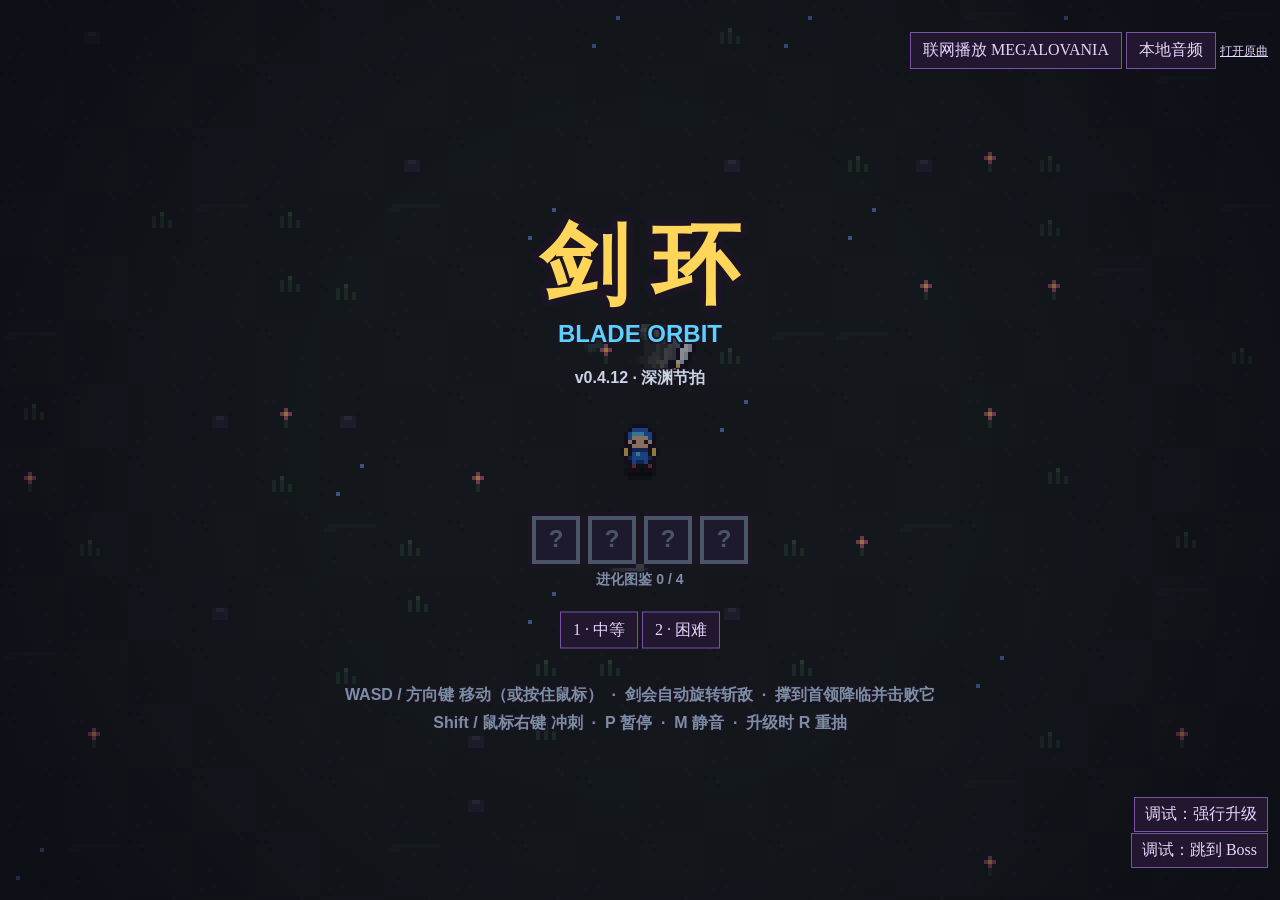
<file: blade-orbit-ByCC/index.html>
<!DOCTYPE html>
<html lang="zh">
<head>
<meta charset="utf-8">
<meta name="viewport" content="width=device-width,initial-scale=1">
<title>剑环 · Blade Orbit v0.4.12</title>
<style>
html,body{margin:0;height:100%;background:#0d0e14;overflow:hidden;user-select:none}
canvas{display:block;image-rendering:pixelated;image-rendering:crisp-edges}
#debug-boss,#debug-level{position:fixed;right:12px;bottom:32px;padding:6px 10px;border:1px solid #7852a8;background:#21172f;color:#e8d4ff;font:inherit;cursor:pointer}
#debug-level{bottom:68px}
#difficulty{position:fixed;left:50%;top:70%;transform:translate(-50%,-50%);white-space:nowrap}
#difficulty button,#boss-music button{padding:7px 12px;border:1px solid #7852a8;background:#21172f;color:#e8d4ff;font:inherit;cursor:pointer}
#boss-music{position:fixed;right:12px;top:32px;text-align:right}
#online-panel{position:fixed;right:12px;bottom:76px;width:min(300px,calc(100vw - 24px));background:#21172f;text-align:right}
#online-player{display:block;width:100%;height:86px;border:0}
#online-panel a,#boss-music a{color:#e8d4ff;font-size:12px}
</style>
</head>
<body>
<canvas id="c"></canvas>
<div id="difficulty" aria-label="选择难度">
  <button id="normal" type="button">1 · 中等</button>
  <button id="hard" type="button">2 · 困难</button>
</div>
<div id="boss-music">
  <button id="online-music" type="button">联网播放 MEGALOVANIA</button>
  <button id="music-picker" type="button">本地音频</button>
  <a href="https://soundcloud.com/tobyfox-music/megalovania" target="_blank" rel="noopener noreferrer">打开原曲</a>
</div>
<div id="online-panel" hidden>
  <iframe id="online-player" title="MEGALOVANIA · SoundCloud" allow="autoplay"></iframe>
  <a href="https://soundcloud.com/tobyfox-music/megalovania" target="_blank" rel="noopener noreferrer">播放器没声音？打开原曲</a>
</div>
<input id="boss-track" type="file" accept="audio/*,.mp3,.ogg,.wav" hidden>
<button id="debug-level" type="button">调试：强行升级</button>
<button id="debug-boss" type="button">调试：跳到 Boss</button>
<script src="sprites.js"></script>
<script src="audio.js"></script>
<script src="game.js"></script>
</body>
</html>
</file>
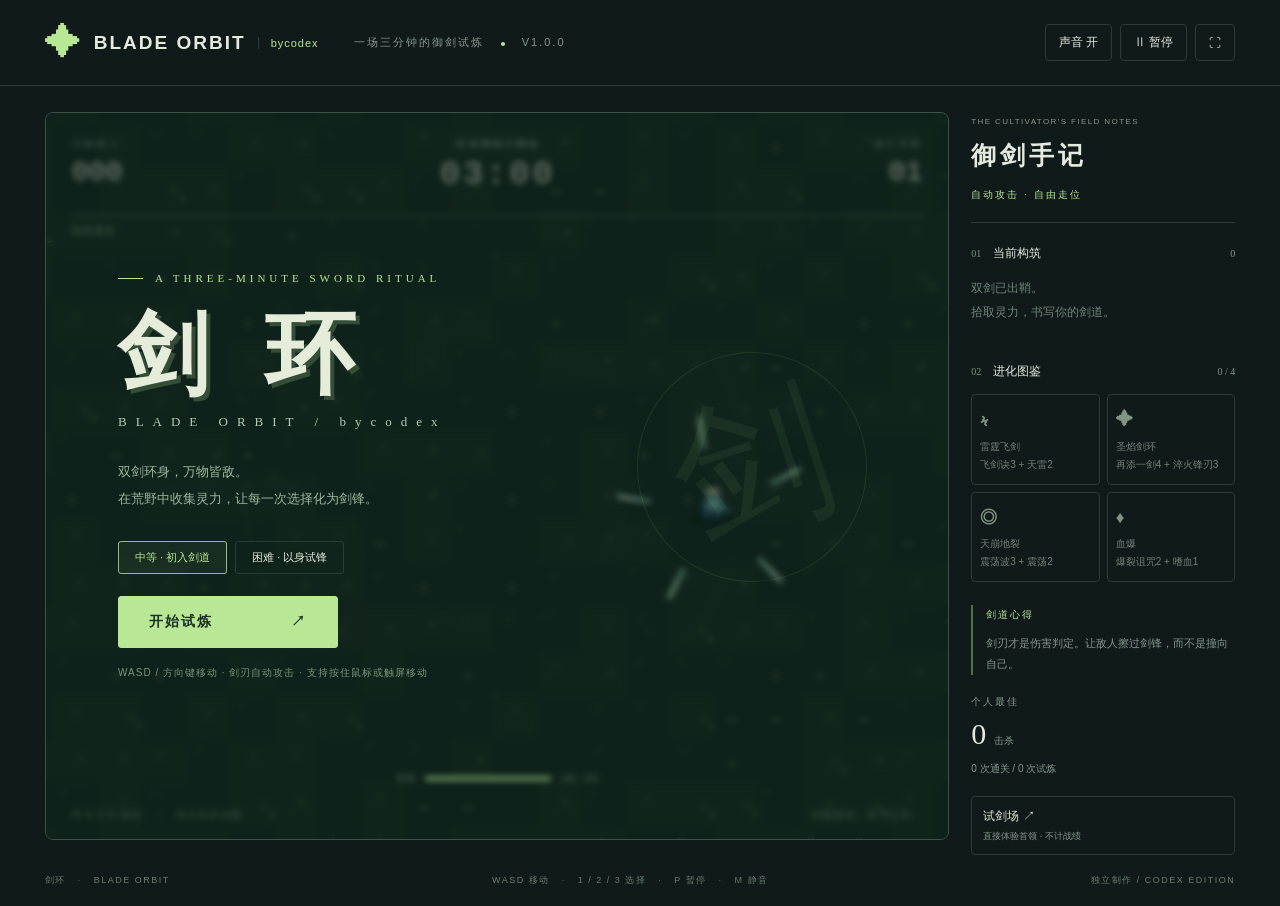
<file: blade-orbit-bycodex/index.html>
<!doctype html>
<html lang="zh-CN">
<head><meta charset="utf-8"><meta name="viewport" content="width=device-width,initial-scale=1"><meta name="theme-color" content="#101b1c"><title>剑环 · Blade Orbit bycodex</title><link rel="stylesheet" href="style.css"></head>
<body>
<header><a class="brand" href="./index.html"><span class="brandmark">✦</span> BLADE ORBIT <small>bycodex</small></a><div class="edition">一场三分钟的御剑试炼 <i></i> V1.0.0</div><nav><button id="sound" title="M · 开关声音">声音 开</button><button id="pause" title="P / Esc · 暂停">Ⅱ 暂停</button><button id="full" title="全屏">⛶</button></nav></header>
<main><section id="arena"><canvas id="game" aria-label="剑环游戏场地"></canvas><div class="grain"></div>
<div id="hud"><div class="hudtop"><div><span class="label">击败敌人</span><b id="kills">000</b></div><div class="clock"><span id="stage">距深渊领主降临</span><strong id="time">03:00</strong></div><div class="level"><span class="label">修行等级</span><b id="level">01</b></div></div><div class="xp"><div id="xpfill"></div></div><div class="below"><span id="xptext">0 / 6 灵力</span><span id="combo"></span></div><div id="bossbar" hidden><span id="bossname"></span><div><i id="bossfill"></i></div></div><div id="notice"></div><div class="health"><span>生命</span><div><i id="hpfill"></i></div><b id="hptext">100 / 100</b></div><div class="arenafoot"><span>W A S D 移动 <em>／</em> 按住鼠标追随</span><span>剑随身动，攻守之间。</span></div></div>
<div id="overlay" class="overlay"></div><div id="toast"></div></section>
<aside><div class="sidehead"><span class="label">THE CULTIVATOR'S FIELD NOTES</span><h2>御剑手记</h2><span class="sidebadge">自动攻击 · 自由走位</span></div><div class="sectiontitle"><span>01</span> 当前构筑 <b id="buildcount">0</b></div><div id="build" class="build"><div class="empty">双剑已出鞘。<br>拾取灵力，书写你的剑道。</div></div><div class="sectiontitle"><span>02</span> 进化图鉴 <b id="discovery">0 / 4</b></div><div id="codex"></div><div class="tip"><span>剑道心得</span><p id="tip">剑刃才是伤害判定。让敌人擦过剑锋，而不是撞向自己。</p></div><div class="record"><span class="label">个人最佳</span><strong id="record">0 <small>击杀</small></strong><span id="wins">0 次通关 / 0 次试炼</span></div><button id="practice" class="practice">试剑场 ↗ <small>直接体验首领 · 不计战绩</small></button></aside></main>
<footer><span>剑环 <em>·</em> BLADE ORBIT</span><span>WASD 移动 <em>·</em> 1 / 2 / 3 选择 <em>·</em> P 暂停 <em>·</em> M 静音</span><span>独立制作 / CODEX EDITION</span></footer>
<script src="game.js"></script></body></html>
</file>
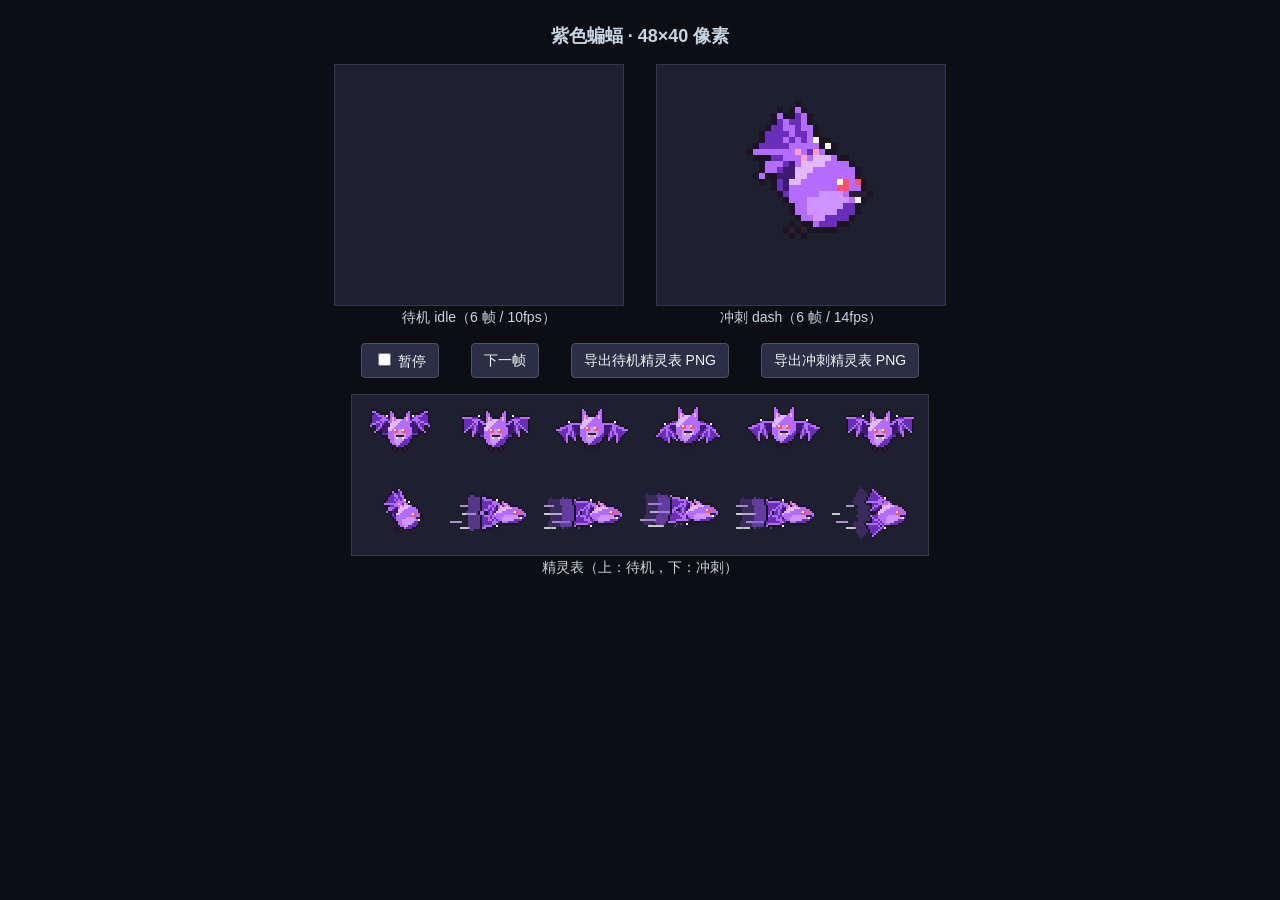
<file: blade-orbit-ByCC/bat_preview.html>
<!DOCTYPE html>
<html lang="zh">
<head>
<meta charset="utf-8">
<title>紫色蝙蝠动画预览</title>
<style>
body{margin:0;background:#0d0e14;color:#c7d4e1;font:14px sans-serif;display:flex;flex-direction:column;align-items:center;gap:16px;padding:24px}
.row{display:flex;gap:32px;flex-wrap:wrap;justify-content:center}
figure{margin:0;text-align:center}
canvas{image-rendering:pixelated;image-rendering:crisp-edges;background:#1e2030;border:1px solid #333a4d}
button,label{background:#2a2f45;color:#f4f4f4;border:1px solid #4a5568;padding:6px 12px;border-radius:4px;font:inherit;cursor:pointer}
button:focus-visible{outline:2px solid #b46cff}
</style>
</head>
<body>
<h1 style="font-size:18px;margin:0">紫色蝙蝠 · 48×40 像素</h1>
<div class="row">
  <figure><canvas id="idle" width="48" height="40" style="width:288px;height:240px" aria-label="待机动画"></canvas><figcaption>待机 idle（6 帧 / 10fps）</figcaption></figure>
  <figure><canvas id="dash" width="48" height="40" style="width:288px;height:240px" aria-label="冲刺动画"></canvas><figcaption>冲刺 dash（6 帧 / 14fps）</figcaption></figure>
</div>
<div class="row">
  <label><input type="checkbox" id="pause"> 暂停</label>
  <button id="step" type="button">下一帧</button>
  <button id="exIdle" type="button">导出待机精灵表 PNG</button>
  <button id="exDash" type="button">导出冲刺精灵表 PNG</button>
</div>
<figure><canvas id="sheet" style="height:80px" aria-label="精灵表"></canvas><figcaption>精灵表（上：待机，下：冲刺）</figcaption></figure>
<script src="bat_anim.js"></script>
<script>
const views = [
  { cv: document.getElementById('idle'), frames: BAT_ANIM.idle, fps: 10, t: 0 },
  { cv: document.getElementById('dash'), frames: BAT_ANIM.dash, fps: 14, t: 0 },
];
const pause = document.getElementById('pause');
function draw() {
  for (const v of views) {
    const x = v.cv.getContext('2d');
    x.clearRect(0, 0, BAT_W, BAT_H);
    x.drawImage(v.frames[Math.floor(v.t * v.fps) % v.frames.length], 0, 0);
  }
}
let last = performance.now();
(function loop(now) {
  const dt = (now - last) / 1000; last = now;
  if (!pause.checked) for (const v of views) v.t += dt;
  draw();
  requestAnimationFrame(loop);
})(last);
document.getElementById('step').onclick = () => {
  pause.checked = true;
  for (const v of views) v.t = (Math.floor(v.t * v.fps) + 1) / v.fps;
};

// 精灵表展示与导出
const si = BAT_ANIM.sheet('idle'), sd = BAT_ANIM.sheet('dash'), sh = document.getElementById('sheet');
sh.width = Math.max(si.width, sd.width); sh.height = BAT_H * 2;
sh.style.width = sh.width * 2 + 'px'; sh.style.height = sh.height * 2 + 'px';
const sx = sh.getContext('2d');
sx.drawImage(si, 0, 0); sx.drawImage(sd, 0, BAT_H);
const save = (cv, name) => { const a = document.createElement('a'); a.href = cv.toDataURL('image/png'); a.download = name; a.click(); };
document.getElementById('exIdle').onclick = () => save(si, 'bat_idle_48x40x6.png');
document.getElementById('exDash').onclick = () => save(sd, 'bat_dash_48x40x6.png');
</script>
</body>
</html>
</file>
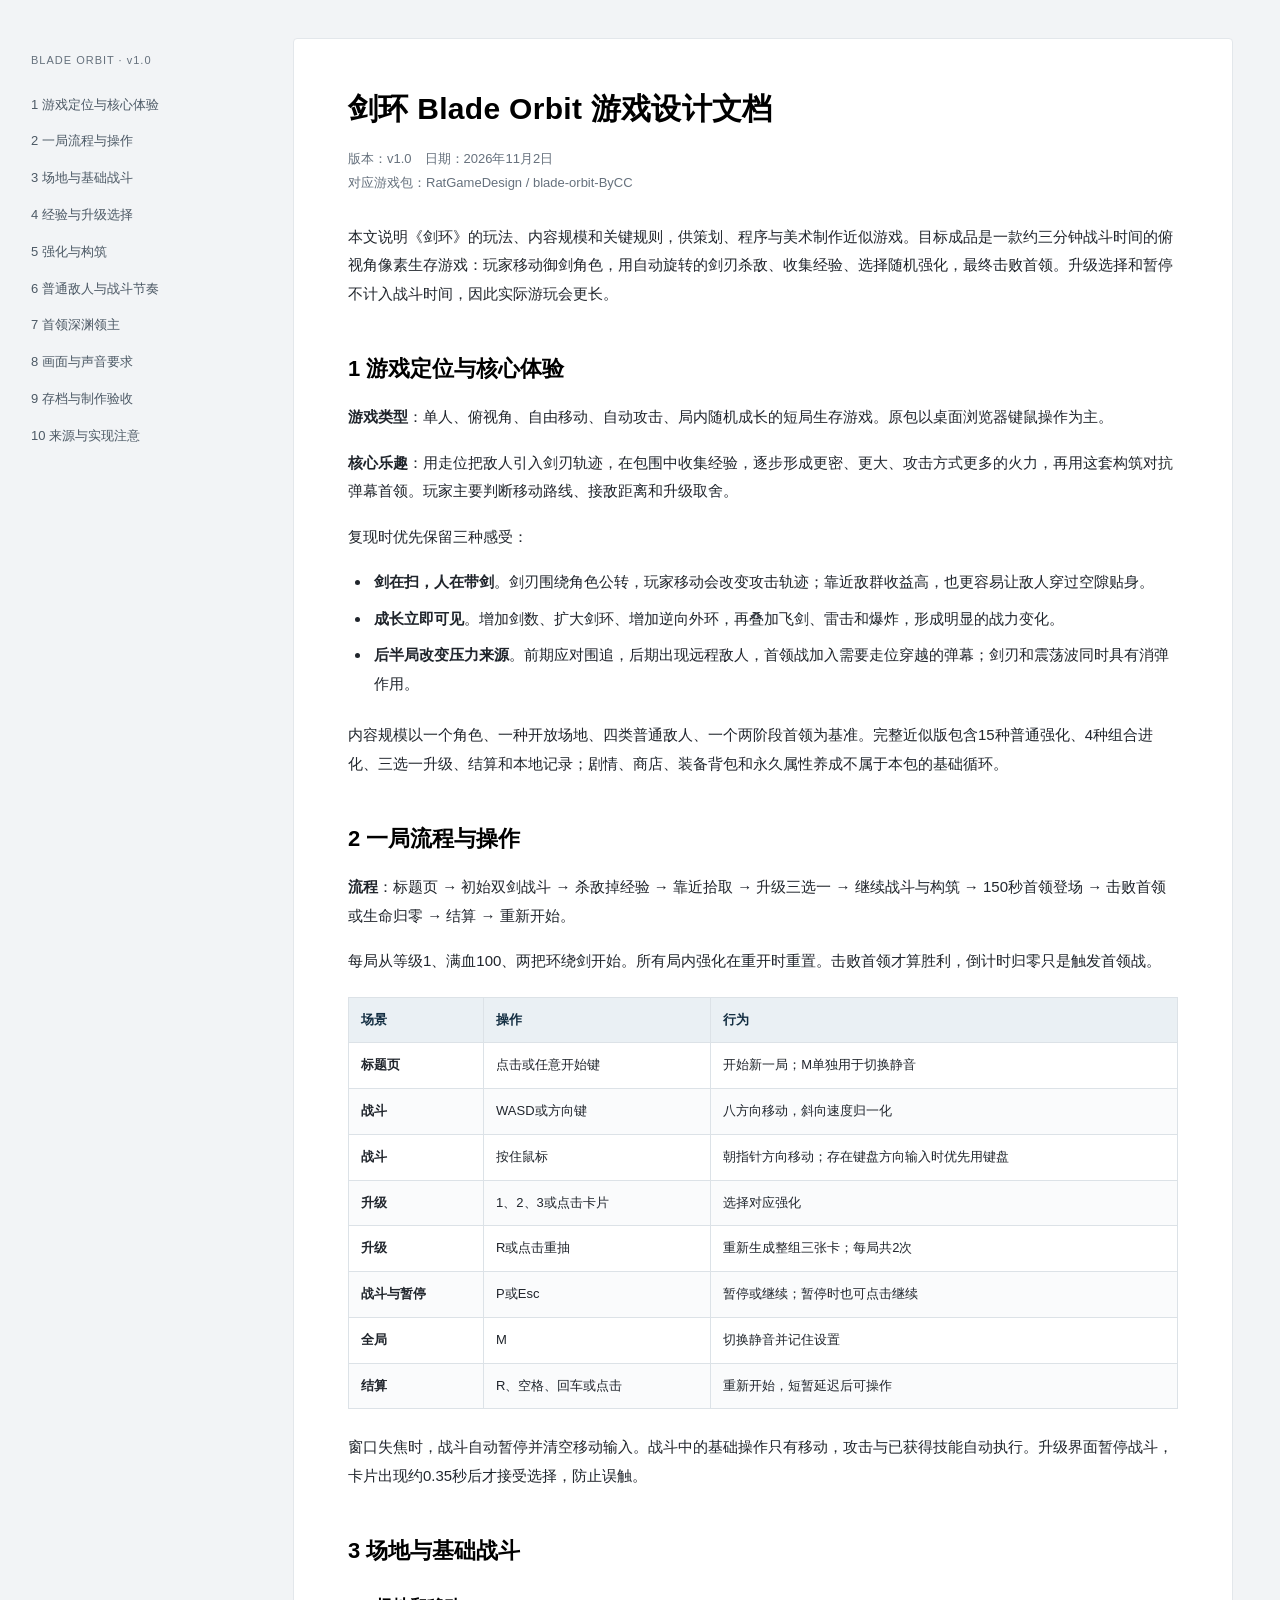
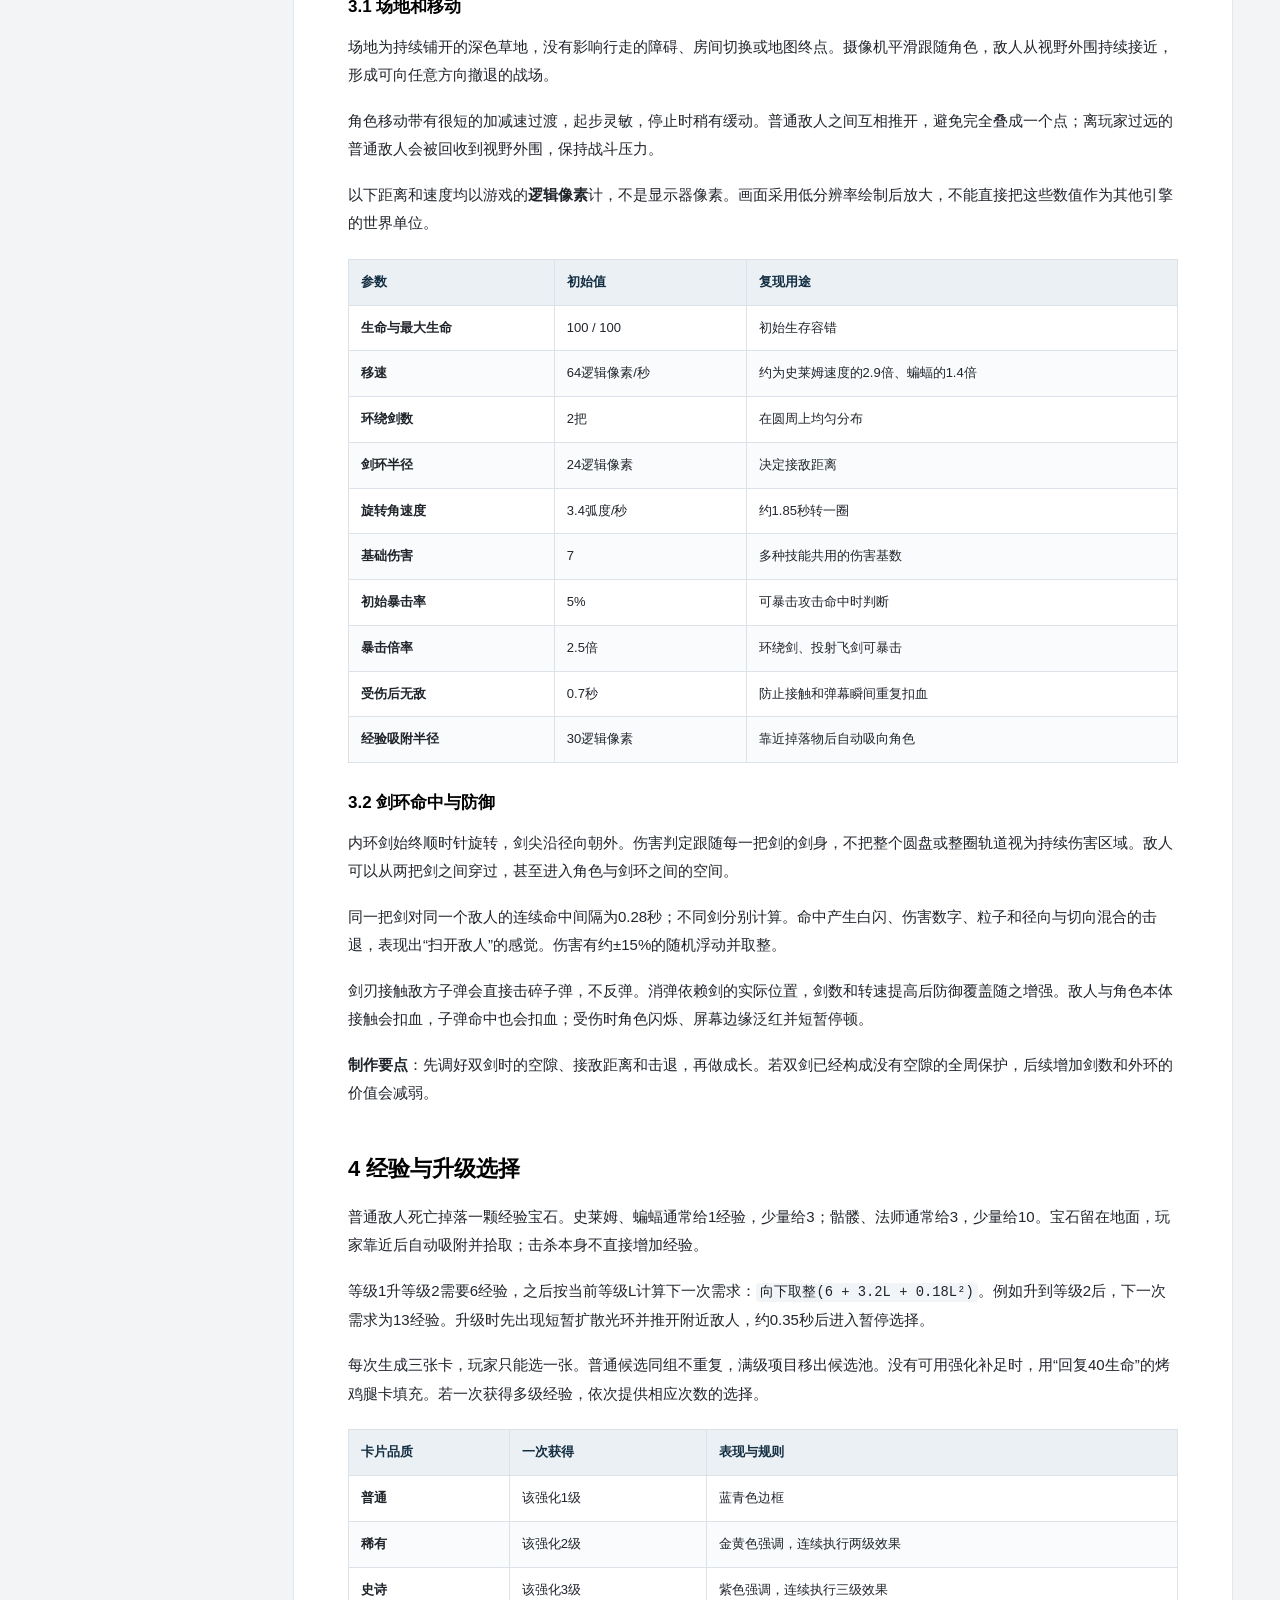
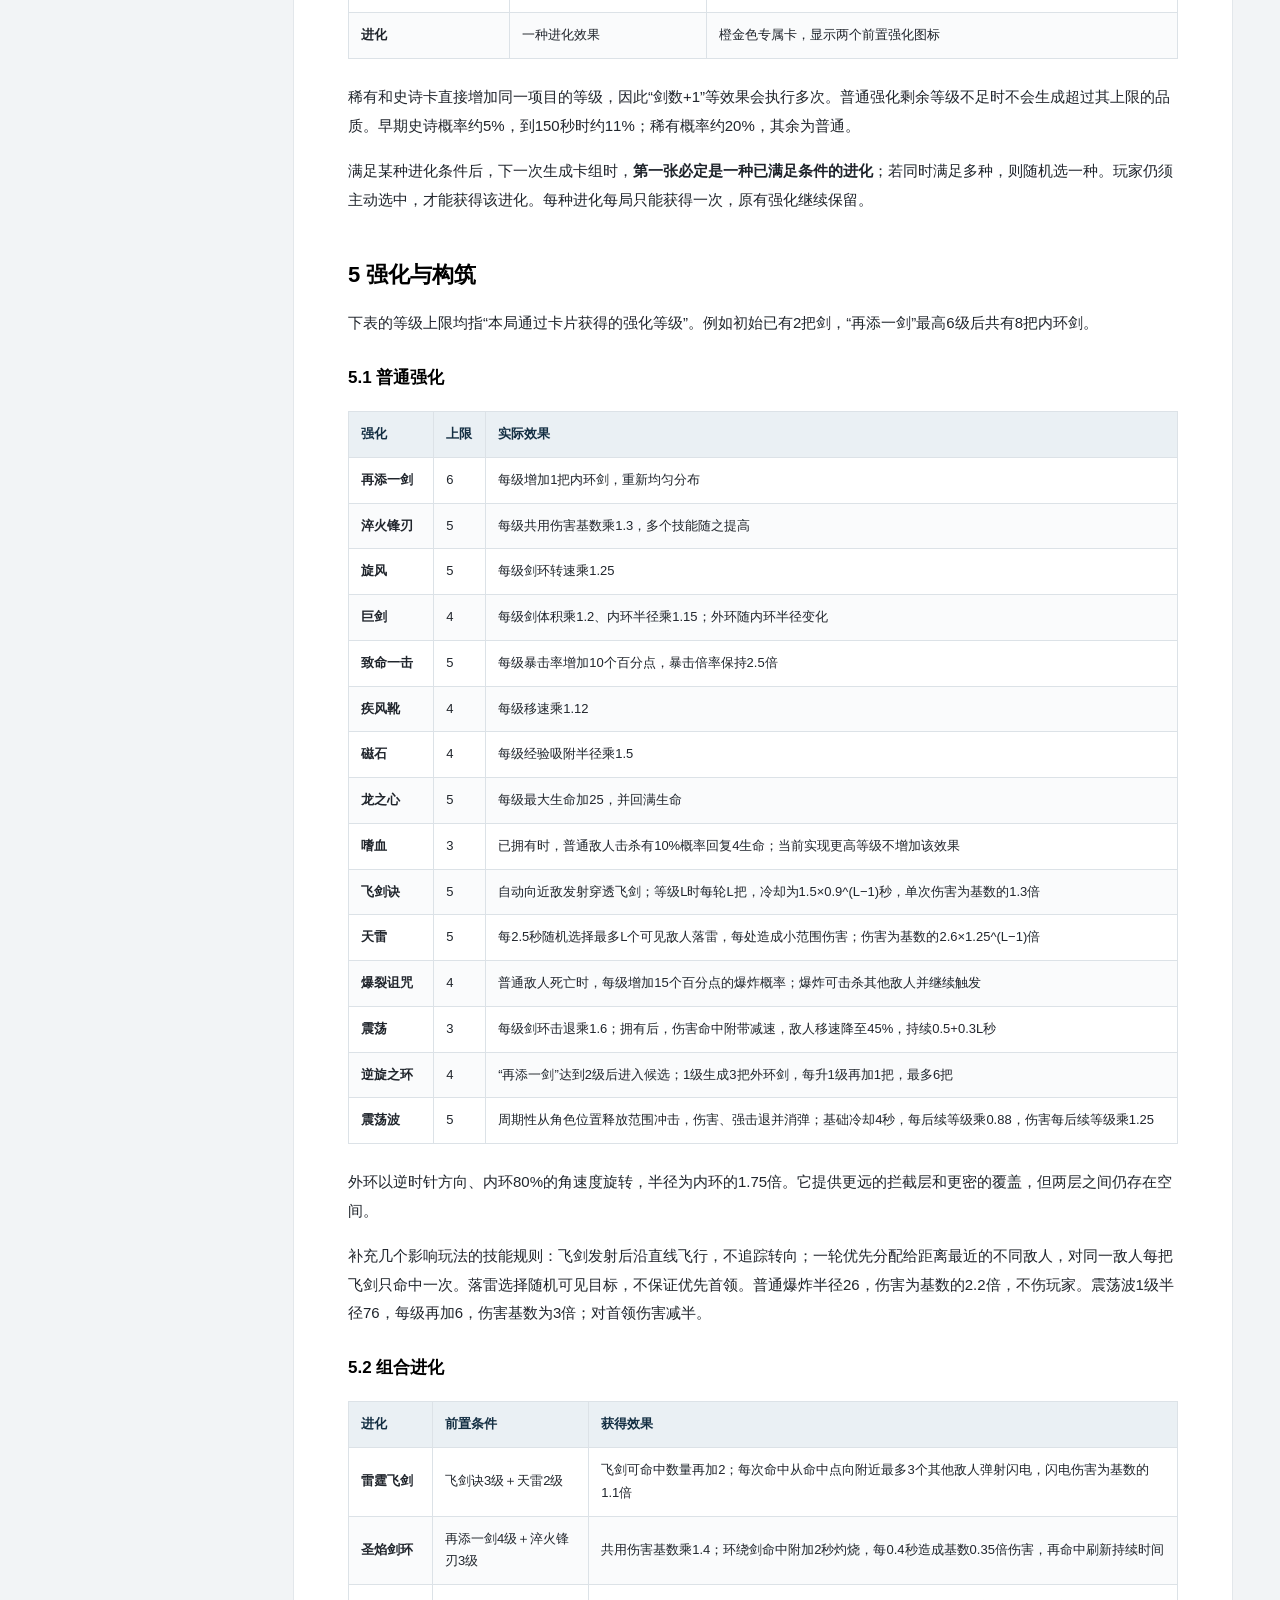
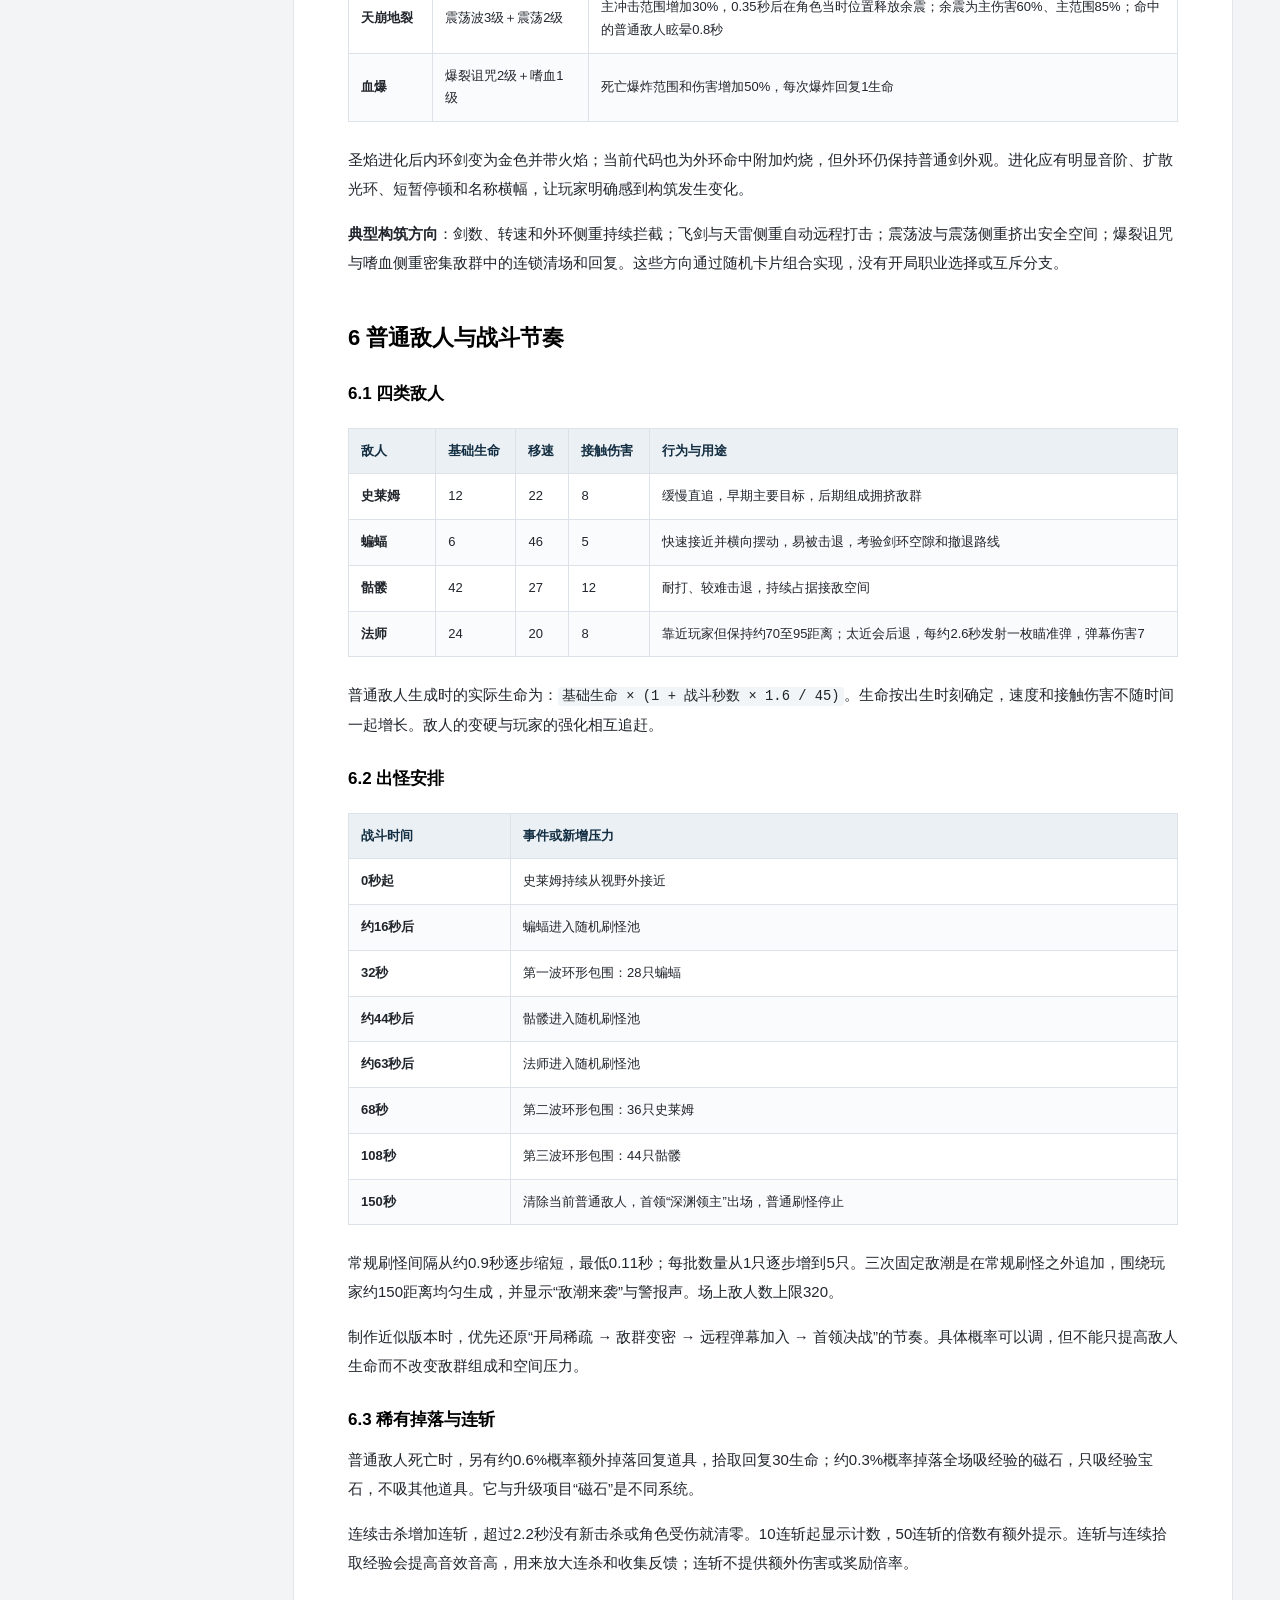
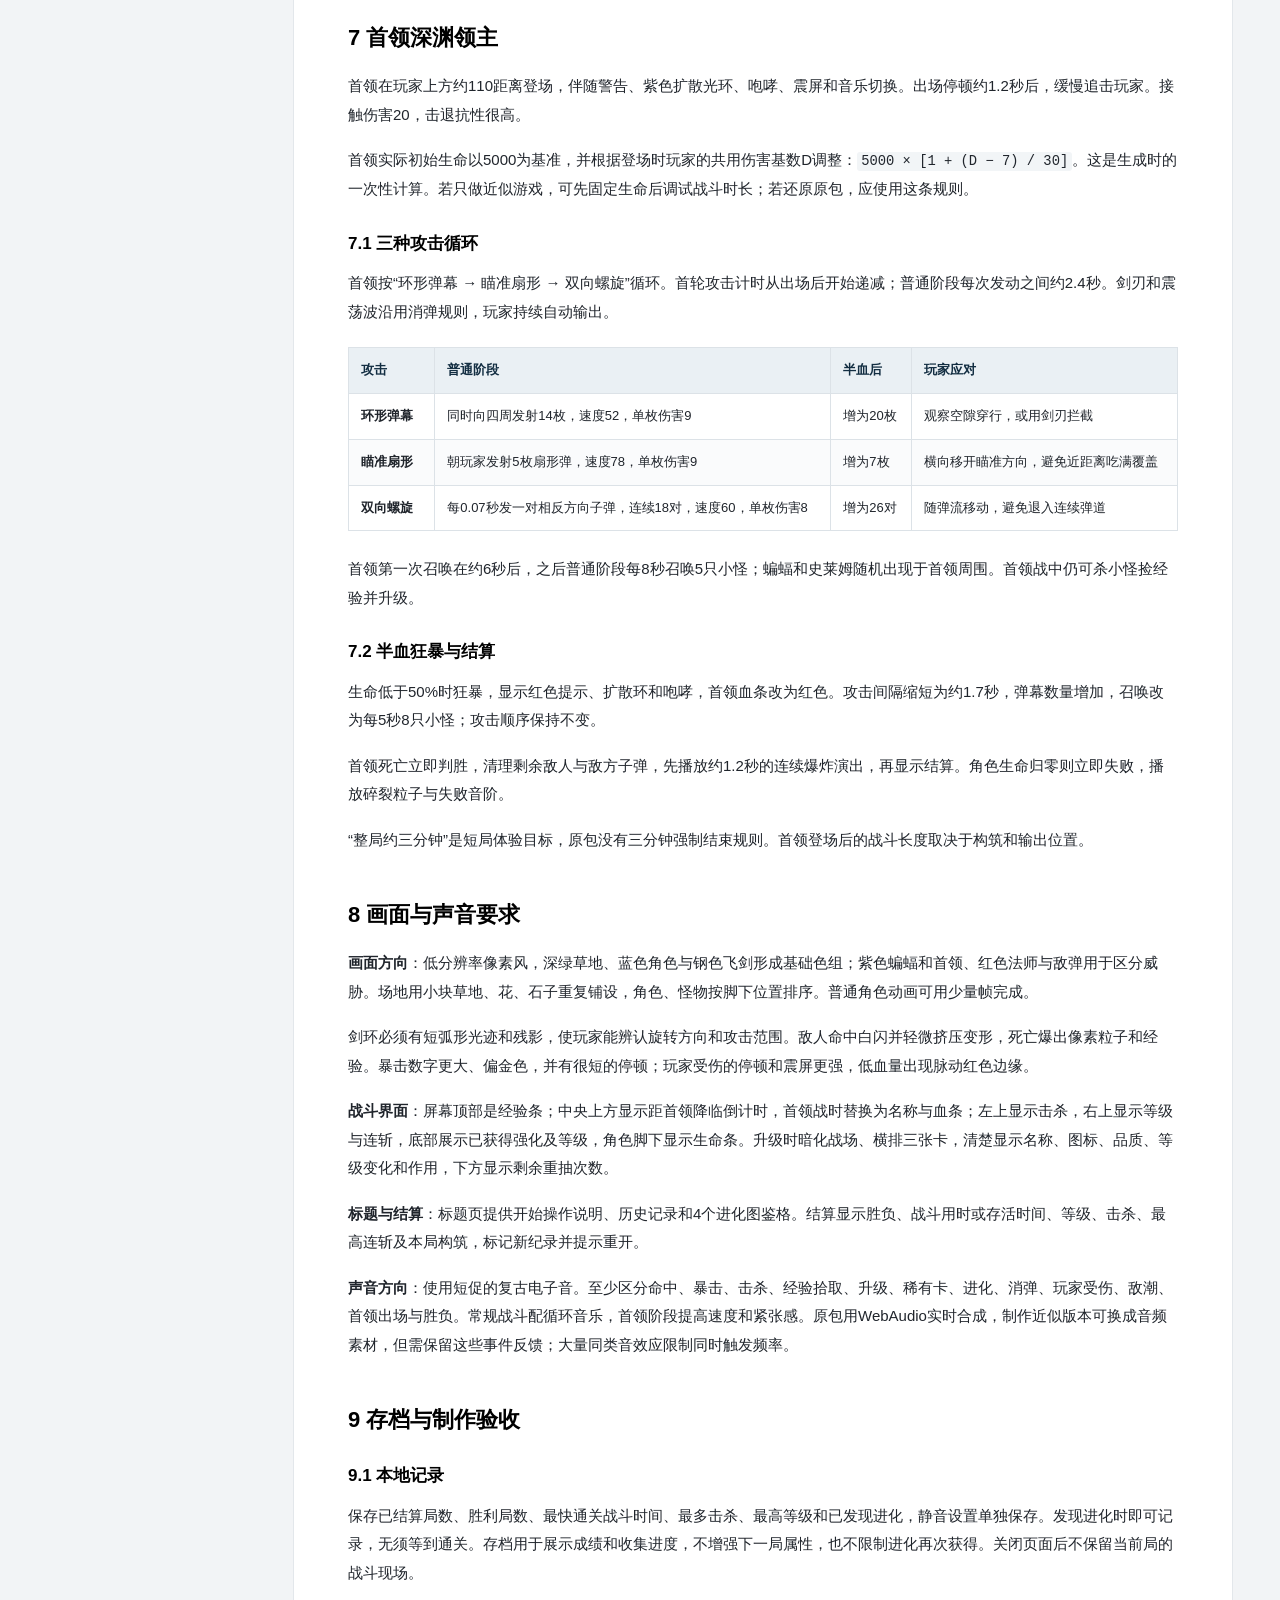
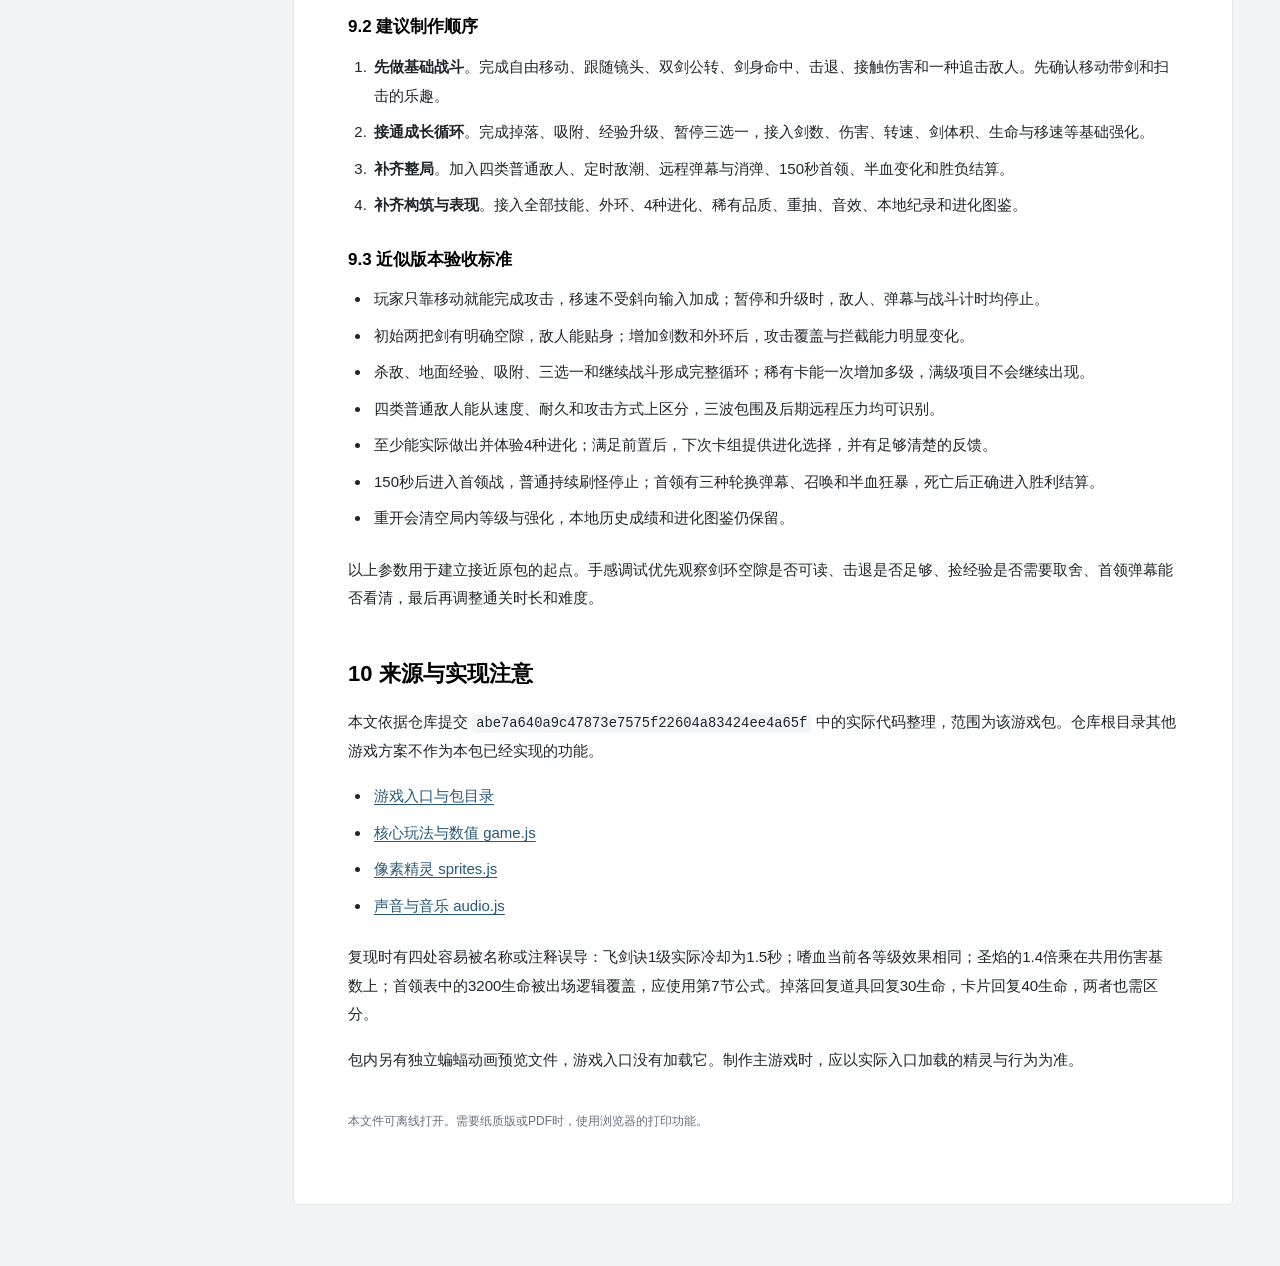
<file: blade-orbit-ByCC/docs/剑环_Blade_Orbit_游戏设计文档_v1.0.html>
<!doctype html><html lang="zh-CN"><head><meta charset="utf-8"><meta name="viewport" content="width=device-width,initial-scale=1"><title>剑环 Blade Orbit 游戏设计文档 v1.0</title><style>
  :root{color-scheme:light;--ink:#20252c;--muted:#66717d;--line:#dce2e7;--accent:#285777}
  *{box-sizing:border-box}html{scroll-behavior:smooth;scroll-padding-top:24px}
  body{margin:0;background:#f2f4f6;color:var(--ink);font-family:"Microsoft YaHei","PingFang SC",sans-serif;font-size:15px;line-height:1.9}
  .layout{display:grid;grid-template-columns:230px minmax(0,940px);gap:32px;max-width:1266px;margin:0 auto;padding:38px 24px 64px}
  nav{position:sticky;top:30px;align-self:start;font-size:13px;line-height:1.6;padding-top:14px}
  nav .label{font-size:11px;letter-spacing:1px;color:var(--muted);margin-bottom:17px}
  nav a{display:block;padding:8px 0;text-decoration:none;color:#4c5965}nav a:hover{color:#000}
  main{min-width:0;background:white;padding:48px 54px 54px;border:1px solid #e3e7eb;border-radius:4px}
  h1,h2,h3{color:#000;line-height:1.45}h1{font-size:30px;margin:0 0 16px;letter-spacing:.3px}
  h2{font-size:22px;margin:45px 0 18px}h3{font-size:17px;margin:28px 0 13px}
  p{margin:12px 0 17px}h1+p{color:var(--muted);font-size:13px;margin-bottom:27px}
  strong{font-weight:700}a{color:var(--accent);text-underline-offset:3px;overflow-wrap:anywhere}
  ul,ol{padding-left:23px;margin:13px 0 23px}li{padding-left:3px;margin:8px 0}
  .table-scroll{overflow-x:auto;margin:21px 0 24px}table{border-collapse:collapse;width:100%;font-size:13px;line-height:1.75}
  th,td{border:1px solid var(--line);padding:11px 12px;text-align:left;vertical-align:middle}
  th{background:#eaf0f4;color:#132e42;font-weight:700}tbody tr:nth-child(even){background:#fafbfc}
  td:first-child{font-weight:600;min-width:84px}code{font-family:Consolas,"Microsoft YaHei",monospace;background:#f2f5f7;border-radius:3px;padding:2px 4px;font-size:.92em;overflow-wrap:anywhere}
  .end{color:var(--muted);font-size:12px;margin-top:36px}
  @media(max-width:1000px){.layout{display:block;max-width:900px;padding:20px}nav{position:static;display:none}main{padding:34px}}
  @media(max-width:560px){body{font-size:14px}.layout{padding:0}main{border:0;border-radius:0;padding:27px 20px}h1{font-size:25px}h2{font-size:20px}h3{font-size:16px}th,td{padding:9px}table{min-width:610px}}
  @media print{@page{size:A4;margin:19mm 17mm}body{background:white;font-size:10.5pt;line-height:1.65}.layout{display:block;max-width:none;margin:0;padding:0}nav{display:none}main{padding:0;border:0}h1{font-size:23pt}h2{font-size:16pt;margin-top:24pt;break-after:avoid}h3{font-size:12pt;break-after:avoid}p,li{orphans:2;widows:2}.table-scroll{overflow:visible}table{font-size:9pt;min-width:0}thead{display:table-header-group}tr{break-inside:avoid}th,td{padding:7px}a{color:inherit}code{background:none}.end{display:none}}
  </style></head><body><div class="layout"><nav aria-label="文档目录"><div class="label">BLADE ORBIT · v1.0</div><a href="#section-1">1 游戏定位与核心体验</a><a href="#section-2">2 一局流程与操作</a><a href="#section-3">3 场地与基础战斗</a><a href="#section-4">4 经验与升级选择</a><a href="#section-5">5 强化与构筑</a><a href="#section-6">6 普通敌人与战斗节奏</a><a href="#section-7">7 首领深渊领主</a><a href="#section-8">8 画面与声音要求</a><a href="#section-9">9 存档与制作验收</a><a href="#section-10">10 来源与实现注意</a></nav><main><h1>剑环 Blade Orbit 游戏设计文档</h1>
<p>版本：v1.0　日期：2026年11月2日<br>对应游戏包：RatGameDesign / blade-orbit-ByCC</p>
<p>本文说明《剑环》的玩法、内容规模和关键规则，供策划、程序与美术制作近似游戏。目标成品是一款约三分钟战斗时间的俯视角像素生存游戏：玩家移动御剑角色，用自动旋转的剑刃杀敌、收集经验、选择随机强化，最终击败首领。升级选择和暂停不计入战斗时间，因此实际游玩会更长。</p>
<h2 id="section-1">1 游戏定位与核心体验</h2>
<p><strong>游戏类型</strong>：单人、俯视角、自由移动、自动攻击、局内随机成长的短局生存游戏。原包以桌面浏览器键鼠操作为主。</p>
<p><strong>核心乐趣</strong>：用走位把敌人引入剑刃轨迹，在包围中收集经验，逐步形成更密、更大、攻击方式更多的火力，再用这套构筑对抗弹幕首领。玩家主要判断移动路线、接敌距离和升级取舍。</p>
<p>复现时优先保留三种感受：</p>
<ul>
<li><strong>剑在扫，人在带剑</strong>。剑刃围绕角色公转，玩家移动会改变攻击轨迹；靠近敌群收益高，也更容易让敌人穿过空隙贴身。</li>
<li><strong>成长立即可见</strong>。增加剑数、扩大剑环、增加逆向外环，再叠加飞剑、雷击和爆炸，形成明显的战力变化。</li>
<li><strong>后半局改变压力来源</strong>。前期应对围追，后期出现远程敌人，首领战加入需要走位穿越的弹幕；剑刃和震荡波同时具有消弹作用。</li>
</ul>
<p>内容规模以一个角色、一种开放场地、四类普通敌人、一个两阶段首领为基准。完整近似版包含15种普通强化、4种组合进化、三选一升级、结算和本地记录；剧情、商店、装备背包和永久属性养成不属于本包的基础循环。</p>
<h2 id="section-2">2 一局流程与操作</h2>
<p><strong>流程</strong>：标题页 → 初始双剑战斗 → 杀敌掉经验 → 靠近拾取 → 升级三选一 → 继续战斗与构筑 → 150秒首领登场 → 击败首领或生命归零 → 结算 → 重新开始。</p>
<p>每局从等级1、满血100、两把环绕剑开始。所有局内强化在重开时重置。击败首领才算胜利，倒计时归零只是触发首领战。</p>
<div class="table-scroll"><table>
<thead>
<tr>
<th>场景</th>
<th>操作</th>
<th>行为</th>
</tr>
</thead>
<tbody><tr>
<td>标题页</td>
<td>点击或任意开始键</td>
<td>开始新一局；M单独用于切换静音</td>
</tr>
<tr>
<td>战斗</td>
<td>WASD或方向键</td>
<td>八方向移动，斜向速度归一化</td>
</tr>
<tr>
<td>战斗</td>
<td>按住鼠标</td>
<td>朝指针方向移动；存在键盘方向输入时优先用键盘</td>
</tr>
<tr>
<td>升级</td>
<td>1、2、3或点击卡片</td>
<td>选择对应强化</td>
</tr>
<tr>
<td>升级</td>
<td>R或点击重抽</td>
<td>重新生成整组三张卡；每局共2次</td>
</tr>
<tr>
<td>战斗与暂停</td>
<td>P或Esc</td>
<td>暂停或继续；暂停时也可点击继续</td>
</tr>
<tr>
<td>全局</td>
<td>M</td>
<td>切换静音并记住设置</td>
</tr>
<tr>
<td>结算</td>
<td>R、空格、回车或点击</td>
<td>重新开始，短暂延迟后可操作</td>
</tr>
</tbody></table></div>
<p>窗口失焦时，战斗自动暂停并清空移动输入。战斗中的基础操作只有移动，攻击与已获得技能自动执行。升级界面暂停战斗，卡片出现约0.35秒后才接受选择，防止误触。</p>
<h2 id="section-3">3 场地与基础战斗</h2>
<h3>3.1 场地和移动</h3>
<p>场地为持续铺开的深色草地，没有影响行走的障碍、房间切换或地图终点。摄像机平滑跟随角色，敌人从视野外围持续接近，形成可向任意方向撤退的战场。</p>
<p>角色移动带有很短的加减速过渡，起步灵敏，停止时稍有缓动。普通敌人之间互相推开，避免完全叠成一个点；离玩家过远的普通敌人会被回收到视野外围，保持战斗压力。</p>
<p>以下距离和速度均以游戏的<strong>逻辑像素</strong>计，不是显示器像素。画面采用低分辨率绘制后放大，不能直接把这些数值作为其他引擎的世界单位。</p>
<div class="table-scroll"><table>
<thead>
<tr>
<th>参数</th>
<th>初始值</th>
<th>复现用途</th>
</tr>
</thead>
<tbody><tr>
<td>生命与最大生命</td>
<td>100 / 100</td>
<td>初始生存容错</td>
</tr>
<tr>
<td>移速</td>
<td>64逻辑像素/秒</td>
<td>约为史莱姆速度的2.9倍、蝙蝠的1.4倍</td>
</tr>
<tr>
<td>环绕剑数</td>
<td>2把</td>
<td>在圆周上均匀分布</td>
</tr>
<tr>
<td>剑环半径</td>
<td>24逻辑像素</td>
<td>决定接敌距离</td>
</tr>
<tr>
<td>旋转角速度</td>
<td>3.4弧度/秒</td>
<td>约1.85秒转一圈</td>
</tr>
<tr>
<td>基础伤害</td>
<td>7</td>
<td>多种技能共用的伤害基数</td>
</tr>
<tr>
<td>初始暴击率</td>
<td>5%</td>
<td>可暴击攻击命中时判断</td>
</tr>
<tr>
<td>暴击倍率</td>
<td>2.5倍</td>
<td>环绕剑、投射飞剑可暴击</td>
</tr>
<tr>
<td>受伤后无敌</td>
<td>0.7秒</td>
<td>防止接触和弹幕瞬间重复扣血</td>
</tr>
<tr>
<td>经验吸附半径</td>
<td>30逻辑像素</td>
<td>靠近掉落物后自动吸向角色</td>
</tr>
</tbody></table></div>
<h3>3.2 剑环命中与防御</h3>
<p>内环剑始终顺时针旋转，剑尖沿径向朝外。伤害判定跟随每一把剑的剑身，不把整个圆盘或整圈轨道视为持续伤害区域。敌人可以从两把剑之间穿过，甚至进入角色与剑环之间的空间。</p>
<p>同一把剑对同一个敌人的连续命中间隔为0.28秒；不同剑分别计算。命中产生白闪、伤害数字、粒子和径向与切向混合的击退，表现出“扫开敌人”的感觉。伤害有约±15%的随机浮动并取整。</p>
<p>剑刃接触敌方子弹会直接击碎子弹，不反弹。消弹依赖剑的实际位置，剑数和转速提高后防御覆盖随之增强。敌人与角色本体接触会扣血，子弹命中也会扣血；受伤时角色闪烁、屏幕边缘泛红并短暂停顿。</p>
<p><strong>制作要点</strong>：先调好双剑时的空隙、接敌距离和击退，再做成长。若双剑已经构成没有空隙的全周保护，后续增加剑数和外环的价值会减弱。</p>
<h2 id="section-4">4 经验与升级选择</h2>
<p>普通敌人死亡掉落一颗经验宝石。史莱姆、蝙蝠通常给1经验，少量给3；骷髅、法师通常给3，少量给10。宝石留在地面，玩家靠近后自动吸附并拾取；击杀本身不直接增加经验。</p>
<p>等级1升等级2需要6经验，之后按当前等级L计算下一次需求：<code>向下取整(6 + 3.2L + 0.18L²)</code>。例如升到等级2后，下一次需求为13经验。升级时先出现短暂扩散光环并推开附近敌人，约0.35秒后进入暂停选择。</p>
<p>每次生成三张卡，玩家只能选一张。普通候选同组不重复，满级项目移出候选池。没有可用强化补足时，用“回复40生命”的烤鸡腿卡填充。若一次获得多级经验，依次提供相应次数的选择。</p>
<div class="table-scroll"><table>
<thead>
<tr>
<th>卡片品质</th>
<th>一次获得</th>
<th>表现与规则</th>
</tr>
</thead>
<tbody><tr>
<td>普通</td>
<td>该强化1级</td>
<td>蓝青色边框</td>
</tr>
<tr>
<td>稀有</td>
<td>该强化2级</td>
<td>金黄色强调，连续执行两级效果</td>
</tr>
<tr>
<td>史诗</td>
<td>该强化3级</td>
<td>紫色强调，连续执行三级效果</td>
</tr>
<tr>
<td>进化</td>
<td>一种进化效果</td>
<td>橙金色专属卡，显示两个前置强化图标</td>
</tr>
</tbody></table></div>
<p>稀有和史诗卡直接增加同一项目的等级，因此“剑数+1”等效果会执行多次。普通强化剩余等级不足时不会生成超过其上限的品质。早期史诗概率约5%，到150秒时约11%；稀有概率约20%，其余为普通。</p>
<p>满足某种进化条件后，下一次生成卡组时，<strong>第一张必定是一种已满足条件的进化</strong>；若同时满足多种，则随机选一种。玩家仍须主动选中，才能获得该进化。每种进化每局只能获得一次，原有强化继续保留。</p>
<h2 id="section-5">5 强化与构筑</h2>
<p>下表的等级上限均指“本局通过卡片获得的强化等级”。例如初始已有2把剑，“再添一剑”最高6级后共有8把内环剑。</p>
<h3>5.1 普通强化</h3>
<div class="table-scroll"><table>
<thead>
<tr>
<th>强化</th>
<th>上限</th>
<th>实际效果</th>
</tr>
</thead>
<tbody><tr>
<td>再添一剑</td>
<td>6</td>
<td>每级增加1把内环剑，重新均匀分布</td>
</tr>
<tr>
<td>淬火锋刃</td>
<td>5</td>
<td>每级共用伤害基数乘1.3，多个技能随之提高</td>
</tr>
<tr>
<td>旋风</td>
<td>5</td>
<td>每级剑环转速乘1.25</td>
</tr>
<tr>
<td>巨剑</td>
<td>4</td>
<td>每级剑体积乘1.2、内环半径乘1.15；外环随内环半径变化</td>
</tr>
<tr>
<td>致命一击</td>
<td>5</td>
<td>每级暴击率增加10个百分点，暴击倍率保持2.5倍</td>
</tr>
<tr>
<td>疾风靴</td>
<td>4</td>
<td>每级移速乘1.12</td>
</tr>
<tr>
<td>磁石</td>
<td>4</td>
<td>每级经验吸附半径乘1.5</td>
</tr>
<tr>
<td>龙之心</td>
<td>5</td>
<td>每级最大生命加25，并回满生命</td>
</tr>
<tr>
<td>嗜血</td>
<td>3</td>
<td>已拥有时，普通敌人击杀有10%概率回复4生命；当前实现更高等级不增加该效果</td>
</tr>
<tr>
<td>飞剑诀</td>
<td>5</td>
<td>自动向近敌发射穿透飞剑；等级L时每轮L把，冷却为1.5×0.9^(L−1)秒，单次伤害为基数的1.3倍</td>
</tr>
<tr>
<td>天雷</td>
<td>5</td>
<td>每2.5秒随机选择最多L个可见敌人落雷，每处造成小范围伤害；伤害为基数的2.6×1.25^(L−1)倍</td>
</tr>
<tr>
<td>爆裂诅咒</td>
<td>4</td>
<td>普通敌人死亡时，每级增加15个百分点的爆炸概率；爆炸可击杀其他敌人并继续触发</td>
</tr>
<tr>
<td>震荡</td>
<td>3</td>
<td>每级剑环击退乘1.6；拥有后，伤害命中附带减速，敌人移速降至45%，持续0.5+0.3L秒</td>
</tr>
<tr>
<td>逆旋之环</td>
<td>4</td>
<td>“再添一剑”达到2级后进入候选；1级生成3把外环剑，每升1级再加1把，最多6把</td>
</tr>
<tr>
<td>震荡波</td>
<td>5</td>
<td>周期性从角色位置释放范围冲击，伤害、强击退并消弹；基础冷却4秒，每后续等级乘0.88，伤害每后续等级乘1.25</td>
</tr>
</tbody></table></div>
<p>外环以逆时针方向、内环80%的角速度旋转，半径为内环的1.75倍。它提供更远的拦截层和更密的覆盖，但两层之间仍存在空间。</p>
<p>补充几个影响玩法的技能规则：飞剑发射后沿直线飞行，不追踪转向；一轮优先分配给距离最近的不同敌人，对同一敌人每把飞剑只命中一次。落雷选择随机可见目标，不保证优先首领。普通爆炸半径26，伤害为基数的2.2倍，不伤玩家。震荡波1级半径76，每级再加6，伤害基数为3倍；对首领伤害减半。</p>
<h3>5.2 组合进化</h3>
<div class="table-scroll"><table>
<thead>
<tr>
<th>进化</th>
<th>前置条件</th>
<th>获得效果</th>
</tr>
</thead>
<tbody><tr>
<td>雷霆飞剑</td>
<td>飞剑诀3级＋天雷2级</td>
<td>飞剑可命中数量再加2；每次命中从命中点向附近最多3个其他敌人弹射闪电，闪电伤害为基数的1.1倍</td>
</tr>
<tr>
<td>圣焰剑环</td>
<td>再添一剑4级＋淬火锋刃3级</td>
<td>共用伤害基数乘1.4；环绕剑命中附加2秒灼烧，每0.4秒造成基数0.35倍伤害，再命中刷新持续时间</td>
</tr>
<tr>
<td>天崩地裂</td>
<td>震荡波3级＋震荡2级</td>
<td>主冲击范围增加30%，0.35秒后在角色当时位置释放余震；余震为主伤害60%、主范围85%；命中的普通敌人眩晕0.8秒</td>
</tr>
<tr>
<td>血爆</td>
<td>爆裂诅咒2级＋嗜血1级</td>
<td>死亡爆炸范围和伤害增加50%，每次爆炸回复1生命</td>
</tr>
</tbody></table></div>
<p>圣焰进化后内环剑变为金色并带火焰；当前代码也为外环命中附加灼烧，但外环仍保持普通剑外观。进化应有明显音阶、扩散光环、短暂停顿和名称横幅，让玩家明确感到构筑发生变化。</p>
<p><strong>典型构筑方向</strong>：剑数、转速和外环侧重持续拦截；飞剑与天雷侧重自动远程打击；震荡波与震荡侧重挤出安全空间；爆裂诅咒与嗜血侧重密集敌群中的连锁清场和回复。这些方向通过随机卡片组合实现，没有开局职业选择或互斥分支。</p>
<h2 id="section-6">6 普通敌人与战斗节奏</h2>
<h3>6.1 四类敌人</h3>
<div class="table-scroll"><table>
<thead>
<tr>
<th>敌人</th>
<th>基础生命</th>
<th>移速</th>
<th>接触伤害</th>
<th>行为与用途</th>
</tr>
</thead>
<tbody><tr>
<td>史莱姆</td>
<td>12</td>
<td>22</td>
<td>8</td>
<td>缓慢直追，早期主要目标，后期组成拥挤敌群</td>
</tr>
<tr>
<td>蝙蝠</td>
<td>6</td>
<td>46</td>
<td>5</td>
<td>快速接近并横向摆动，易被击退，考验剑环空隙和撤退路线</td>
</tr>
<tr>
<td>骷髅</td>
<td>42</td>
<td>27</td>
<td>12</td>
<td>耐打、较难击退，持续占据接敌空间</td>
</tr>
<tr>
<td>法师</td>
<td>24</td>
<td>20</td>
<td>8</td>
<td>靠近玩家但保持约70至95距离；太近会后退，每约2.6秒发射一枚瞄准弹，弹幕伤害7</td>
</tr>
</tbody></table></div>
<p>普通敌人生成时的实际生命为：<code>基础生命 × (1 + 战斗秒数 × 1.6 / 45)</code>。生命按出生时刻确定，速度和接触伤害不随时间一起增长。敌人的变硬与玩家的强化相互追赶。</p>
<h3>6.2 出怪安排</h3>
<div class="table-scroll"><table>
<thead>
<tr>
<th>战斗时间</th>
<th>事件或新增压力</th>
</tr>
</thead>
<tbody><tr>
<td>0秒起</td>
<td>史莱姆持续从视野外接近</td>
</tr>
<tr>
<td>约16秒后</td>
<td>蝙蝠进入随机刷怪池</td>
</tr>
<tr>
<td>32秒</td>
<td>第一波环形包围：28只蝙蝠</td>
</tr>
<tr>
<td>约44秒后</td>
<td>骷髅进入随机刷怪池</td>
</tr>
<tr>
<td>约63秒后</td>
<td>法师进入随机刷怪池</td>
</tr>
<tr>
<td>68秒</td>
<td>第二波环形包围：36只史莱姆</td>
</tr>
<tr>
<td>108秒</td>
<td>第三波环形包围：44只骷髅</td>
</tr>
<tr>
<td>150秒</td>
<td>清除当前普通敌人，首领“深渊领主”出场，普通刷怪停止</td>
</tr>
</tbody></table></div>
<p>常规刷怪间隔从约0.9秒逐步缩短，最低0.11秒；每批数量从1只逐步增到5只。三次固定敌潮是在常规刷怪之外追加，围绕玩家约150距离均匀生成，并显示“敌潮来袭”与警报声。场上敌人数上限320。</p>
<p>制作近似版本时，优先还原“开局稀疏 → 敌群变密 → 远程弹幕加入 → 首领决战”的节奏。具体概率可以调，但不能只提高敌人生命而不改变敌群组成和空间压力。</p>
<h3>6.3 稀有掉落与连斩</h3>
<p>普通敌人死亡时，另有约0.6%概率额外掉落回复道具，拾取回复30生命；约0.3%概率掉落全场吸经验的磁石，只吸经验宝石，不吸其他道具。它与升级项目“磁石”是不同系统。</p>
<p>连续击杀增加连斩，超过2.2秒没有新击杀或角色受伤就清零。10连斩起显示计数，50连斩的倍数有额外提示。连斩与连续拾取经验会提高音效音高，用来放大连杀和收集反馈；连斩不提供额外伤害或奖励倍率。</p>
<h2 id="section-7">7 首领深渊领主</h2>
<p>首领在玩家上方约110距离登场，伴随警告、紫色扩散光环、咆哮、震屏和音乐切换。出场停顿约1.2秒后，缓慢追击玩家。接触伤害20，击退抗性很高。</p>
<p>首领实际初始生命以5000为基准，并根据登场时玩家的共用伤害基数D调整：<code>5000 × [1 + (D − 7) / 30]</code>。这是生成时的一次性计算。若只做近似游戏，可先固定生命后调试战斗时长；若还原原包，应使用这条规则。</p>
<h3>7.1 三种攻击循环</h3>
<p>首领按“环形弹幕 → 瞄准扇形 → 双向螺旋”循环。首轮攻击计时从出场后开始递减；普通阶段每次发动之间约2.4秒。剑刃和震荡波沿用消弹规则，玩家持续自动输出。</p>
<div class="table-scroll"><table>
<thead>
<tr>
<th>攻击</th>
<th>普通阶段</th>
<th>半血后</th>
<th>玩家应对</th>
</tr>
</thead>
<tbody><tr>
<td>环形弹幕</td>
<td>同时向四周发射14枚，速度52，单枚伤害9</td>
<td>增为20枚</td>
<td>观察空隙穿行，或用剑刃拦截</td>
</tr>
<tr>
<td>瞄准扇形</td>
<td>朝玩家发射5枚扇形弹，速度78，单枚伤害9</td>
<td>增为7枚</td>
<td>横向移开瞄准方向，避免近距离吃满覆盖</td>
</tr>
<tr>
<td>双向螺旋</td>
<td>每0.07秒发一对相反方向子弹，连续18对，速度60，单枚伤害8</td>
<td>增为26对</td>
<td>随弹流移动，避免退入连续弹道</td>
</tr>
</tbody></table></div>
<p>首领第一次召唤在约6秒后，之后普通阶段每8秒召唤5只小怪；蝙蝠和史莱姆随机出现于首领周围。首领战中仍可杀小怪捡经验并升级。</p>
<h3>7.2 半血狂暴与结算</h3>
<p>生命低于50%时狂暴，显示红色提示、扩散环和咆哮，首领血条改为红色。攻击间隔缩短为约1.7秒，弹幕数量增加，召唤改为每5秒8只小怪；攻击顺序保持不变。</p>
<p>首领死亡立即判胜，清理剩余敌人与敌方子弹，先播放约1.2秒的连续爆炸演出，再显示结算。角色生命归零则立即失败，播放碎裂粒子与失败音阶。</p>
<p>“整局约三分钟”是短局体验目标，原包没有三分钟强制结束规则。首领登场后的战斗长度取决于构筑和输出位置。</p>
<h2 id="section-8">8 画面与声音要求</h2>
<p><strong>画面方向</strong>：低分辨率像素风，深绿草地、蓝色角色与钢色飞剑形成基础色组；紫色蝙蝠和首领、红色法师与敌弹用于区分威胁。场地用小块草地、花、石子重复铺设，角色、怪物按脚下位置排序。普通角色动画可用少量帧完成。</p>
<p>剑环必须有短弧形光迹和残影，使玩家能辨认旋转方向和攻击范围。敌人命中白闪并轻微挤压变形，死亡爆出像素粒子和经验。暴击数字更大、偏金色，并有很短的停顿；玩家受伤的停顿和震屏更强，低血量出现脉动红色边缘。</p>
<p><strong>战斗界面</strong>：屏幕顶部是经验条；中央上方显示距首领降临倒计时，首领战时替换为名称与血条；左上显示击杀，右上显示等级与连斩，底部展示已获得强化及等级，角色脚下显示生命条。升级时暗化战场、横排三张卡，清楚显示名称、图标、品质、等级变化和作用，下方显示剩余重抽次数。</p>
<p><strong>标题与结算</strong>：标题页提供开始操作说明、历史记录和4个进化图鉴格。结算显示胜负、战斗用时或存活时间、等级、击杀、最高连斩及本局构筑，标记新纪录并提示重开。</p>
<p><strong>声音方向</strong>：使用短促的复古电子音。至少区分命中、暴击、击杀、经验拾取、升级、稀有卡、进化、消弹、玩家受伤、敌潮、首领出场与胜负。常规战斗配循环音乐，首领阶段提高速度和紧张感。原包用WebAudio实时合成，制作近似版本可换成音频素材，但需保留这些事件反馈；大量同类音效应限制同时触发频率。</p>
<h2 id="section-9">9 存档与制作验收</h2>
<h3>9.1 本地记录</h3>
<p>保存已结算局数、胜利局数、最快通关战斗时间、最多击杀、最高等级和已发现进化，静音设置单独保存。发现进化时即可记录，无须等到通关。存档用于展示成绩和收集进度，不增强下一局属性，也不限制进化再次获得。关闭页面后不保留当前局的战斗现场。</p>
<h3>9.2 建议制作顺序</h3>
<ol>
<li><strong>先做基础战斗</strong>。完成自由移动、跟随镜头、双剑公转、剑身命中、击退、接触伤害和一种追击敌人。先确认移动带剑和扫击的乐趣。</li>
<li><strong>接通成长循环</strong>。完成掉落、吸附、经验升级、暂停三选一，接入剑数、伤害、转速、剑体积、生命与移速等基础强化。</li>
<li><strong>补齐整局</strong>。加入四类普通敌人、定时敌潮、远程弹幕与消弹、150秒首领、半血变化和胜负结算。</li>
<li><strong>补齐构筑与表现</strong>。接入全部技能、外环、4种进化、稀有品质、重抽、音效、本地纪录和进化图鉴。</li>
</ol>
<h3>9.3 近似版本验收标准</h3>
<ul>
<li>玩家只靠移动就能完成攻击，移速不受斜向输入加成；暂停和升级时，敌人、弹幕与战斗计时均停止。</li>
<li>初始两把剑有明确空隙，敌人能贴身；增加剑数和外环后，攻击覆盖与拦截能力明显变化。</li>
<li>杀敌、地面经验、吸附、三选一和继续战斗形成完整循环；稀有卡能一次增加多级，满级项目不会继续出现。</li>
<li>四类普通敌人能从速度、耐久和攻击方式上区分，三波包围及后期远程压力均可识别。</li>
<li>至少能实际做出并体验4种进化；满足前置后，下次卡组提供进化选择，并有足够清楚的反馈。</li>
<li>150秒后进入首领战，普通持续刷怪停止；首领有三种轮换弹幕、召唤和半血狂暴，死亡后正确进入胜利结算。</li>
<li>重开会清空局内等级与强化，本地历史成绩和进化图鉴仍保留。</li>
</ul>
<p>以上参数用于建立接近原包的起点。手感调试优先观察剑环空隙是否可读、击退是否足够、捡经验是否需要取舍、首领弹幕能否看清，最后再调整通关时长和难度。</p>
<h2 id="section-10">10 来源与实现注意</h2>
<p>本文依据仓库提交 <code>abe7a640a9c47873e7575f22604a83424ee4a65f</code> 中的实际代码整理，范围为该游戏包。仓库根目录其他游戏方案不作为本包已经实现的功能。</p>
<ul>
<li><a href="https://github.com/RATRAT666/RatGameDesign/tree/abe7a640a9c47873e7575f22604a83424ee4a65f/blade-orbit-ByCC">游戏入口与包目录</a></li>
<li><a href="https://github.com/RATRAT666/RatGameDesign/blob/abe7a640a9c47873e7575f22604a83424ee4a65f/blade-orbit-ByCC/game.js">核心玩法与数值 game.js</a></li>
<li><a href="https://github.com/RATRAT666/RatGameDesign/blob/abe7a640a9c47873e7575f22604a83424ee4a65f/blade-orbit-ByCC/sprites.js">像素精灵 sprites.js</a></li>
<li><a href="https://github.com/RATRAT666/RatGameDesign/blob/abe7a640a9c47873e7575f22604a83424ee4a65f/blade-orbit-ByCC/audio.js">声音与音乐 audio.js</a></li>
</ul>
<p>复现时有四处容易被名称或注释误导：飞剑诀1级实际冷却为1.5秒；嗜血当前各等级效果相同；圣焰的1.4倍乘在共用伤害基数上；首领表中的3200生命被出场逻辑覆盖，应使用第7节公式。掉落回复道具回复30生命，卡片回复40生命，两者也需区分。</p>
<p>包内另有独立蝙蝠动画预览文件，游戏入口没有加载它。制作主游戏时，应以实际入口加载的精灵与行为为准。</p>
<p class="end">本文件可离线打开。需要纸质版或PDF时，使用浏览器的打印功能。</p></main></div></body></html>
</file>
<file: blade-orbit-bycodex/style.css>
:root{--bg:#101a1b;--panel:#152122;--line:#2b3b39;--ink:#e4eadc;--muted:#83978d;--mint:#b8e796;--gold:#e9c77b}*{box-sizing:border-box}body{margin:0;background:var(--bg);color:var(--ink);font:14px 'Segoe UI','Microsoft YaHei',sans-serif}button,a{-webkit-tap-highlight-color:transparent}button{font:inherit;color:inherit;background:transparent;border:1px solid var(--line);cursor:pointer;transition:.18s}button:hover{border-color:var(--mint);color:var(--mint);background:#b8e7960b}button:focus-visible{outline:2px solid var(--gold);outline-offset:4px}header{height:86px;display:flex;align-items:center;gap:35px;padding:0 3.5%;border-bottom:1px solid var(--line)}.brand{display:flex;align-items:center;gap:12px;color:var(--ink);font-weight:750;font-size:19px;letter-spacing:2px;text-decoration:none}.brandmark{font-size:35px;color:var(--mint)}.brand small{font-size:11px;letter-spacing:1px;font-weight:400;color:var(--mint);border-left:1px solid var(--line);padding-left:12px}.edition{font-size:11px;letter-spacing:2px;color:var(--muted);flex:1}.edition i{display:inline-block;background:var(--mint);width:4px;height:4px;margin:0 12px;border-radius:50%}nav{display:flex;gap:8px}nav button{padding:9px 13px;font-size:12px;border-radius:4px}main{display:grid;grid-template-columns:minmax(0,1fr) 264px;max-width:1720px;margin:26px auto 0;padding:0 3.5%;gap:22px}#arena{position:relative;height:calc(100vh - 172px);min-height:510px;max-height:950px;overflow:hidden;border:1px solid #3d5146;border-radius:8px;background:#142724;isolation:isolate}canvas{display:block;width:100%;height:100%;image-rendering:pixelated;touch-action:none}.grain{position:absolute;inset:0;pointer-events:none;opacity:.1;background:repeating-linear-gradient(0deg,#0000 0px,#0000 3px,#000 4px);z-index:2}#hud{position:absolute;inset:0;pointer-events:none;padding:24px 26px;z-index:3}.hudtop{display:flex;justify-content:space-between;align-items:start}.label{font-size:10px;color:var(--muted);letter-spacing:2px;display:block}.hudtop b{font:28px Consolas,monospace;display:block;margin-top:6px}.clock{text-align:center}.clock span{display:block;color:#a6b9a6;font-size:10px;letter-spacing:2px}.clock strong{font:32px Consolas,monospace;letter-spacing:4px;display:block;margin:5px}.level{text-align:right}.xp{height:3px;background:#31483c;margin-top:16px}.xp div{height:100%;background:var(--mint);width:0;box-shadow:0 0 12px #c6ed9c77}.below{display:flex;justify-content:space-between;font-size:10px;color:#a7be9a;margin-top:7px}.health{position:absolute;bottom:54px;left:50%;transform:translateX(-50%);display:flex;align-items:center;gap:9px;font-size:10px;color:#a9c5b3}.health>div{width:126px;height:5px;background:#2f443d}.health i{display:block;background:var(--mint);height:100%;width:100%}.health b{font-weight:400;font-family:Consolas}.arenafoot{position:absolute;bottom:17px;left:26px;right:26px;display:flex;justify-content:space-between;font-size:10px;color:#788f7b;letter-spacing:1px}em{font-style:normal;color:#526c5c;margin:0 8px}#notice{position:absolute;top:26%;left:0;right:0;text-align:center;font-size:21px;font-weight:700;letter-spacing:5px;color:var(--gold);text-shadow:0 2px 10px #000;transition:opacity .3s;opacity:0}#bossbar{position:absolute;top:125px;left:26%;width:48%;text-align:center;color:#e6acde;font-size:11px;letter-spacing:2px}#bossbar>div{height:6px;background:#342a40;margin-top:8px}#bossbar i{display:block;height:100%;background:#b98de1;width:100%}aside{display:flex;flex-direction:column;min-height:510px}.sidehead{padding:5px 0 20px;border-bottom:1px solid var(--line)}.sidehead .label{font-size:8px;letter-spacing:1.4px}h2{font-size:25px;letter-spacing:4px;margin:13px 0}.sidebadge{color:var(--mint);font-size:10px;letter-spacing:2px}.sectiontitle{display:flex;gap:12px;align-items:center;font-size:12px;margin:22px 0 14px}.sectiontitle>span{font:10px Consolas;color:#7f9587}.sectiontitle>b{margin-left:auto;color:var(--muted);font:10px Consolas}.build{display:flex;flex-wrap:wrap;gap:7px;min-height:65px;max-height:180px;overflow:auto}.empty{color:#6e8478;font-size:12px;line-height:2}.chip{display:flex;align-items:center;gap:6px;border:1px solid #35483d;background:#1c3029;padding:7px;font-size:10px;border-radius:3px}.chip b{color:var(--mint);font-family:Consolas}.chip.evolved{border-color:#8a6a3d;color:var(--gold)}#codex{display:grid;grid-template-columns:1fr 1fr;gap:7px}.entry{padding:10px 8px;border:1px solid var(--line);border-radius:4px;color:#708277;font-size:10px;line-height:1.8}.entry b{display:block;font-size:17px;color:#829582;margin-bottom:2px}.entry.found{border-color:#7b6541;color:var(--gold)}.entry.found b{color:var(--gold)}.tip{margin-top:23px;border-left:2px solid #557047;padding-left:13px}.tip>span{font-size:10px;color:var(--mint);letter-spacing:2px}.tip p{color:#83978d;font-size:11px;line-height:1.9;margin-bottom:0}.record{padding:20px 0;margin-top:auto}.record strong{display:block;font:30px Consolas;margin:8px 0}.record small{font:10px 'Microsoft YaHei';color:var(--muted)}.record>span:last-child{font-size:10px;color:var(--muted)}.practice{padding:11px;text-align:left;border-radius:4px;font-size:12px}.practice small{display:block;color:var(--muted);font-size:9px;margin-top:5px}footer{display:flex;justify-content:space-between;padding:19px 3.5%;font-size:9px;letter-spacing:1.5px;color:#657e70}.overlay{position:absolute;inset:0;z-index:5;display:flex;align-items:center;justify-content:center;background:#07181075;backdrop-filter:blur(3px);overflow:auto}.overlay.hidden{display:none}.hero{width:100%;padding:35px 8%;position:relative}.eyebrow{font:11px Consolas;letter-spacing:4px;color:var(--mint);display:flex;gap:12px;align-items:center}.eyebrow:before{content:'';width:25px;height:1px;background:var(--mint)}.hero h1{font-family:'Microsoft YaHei',sans-serif;font-size:clamp(62px,7vw,108px);line-height:1;margin:26px 0 14px;letter-spacing:16px;font-weight:850;color:#e5edda;text-shadow:4px 4px 0 #344d37}.hero .en{font:13px Consolas;letter-spacing:9px;color:#b8c9b3}.hero p{font-size:13px;line-height:2.1;color:#9eb59f;margin:28px 0}.primary{background:var(--mint);border-color:var(--mint);color:#1b3023;font-weight:700;padding:16px 30px;border-radius:3px;letter-spacing:2px}.primary:hover{background:#d2f5b5;color:#13281b}.hero .primary{min-width:220px;display:flex;justify-content:space-between}.modes{display:flex;gap:8px;margin:0 0 22px}.modes button{padding:8px 16px;font-size:11px;border-radius:3px}.modes button.active{color:var(--mint);border-color:#9bb984;background:#97c17512}.hero .hint{font-size:10px;color:#7b947d;margin-top:18px;letter-spacing:1px}.seal{position:absolute;right:9%;top:24%;color:#b8e79611;font-size:155px;border:1px solid #b8e7961a;border-radius:50%;width:230px;height:230px;display:grid;place-items:center;transform:rotate(-18deg)}.dialog{text-align:center;width:min(90%,760px);padding:30px 0}.dialog h2{font-size:32px;letter-spacing:5px}.dialog p{color:#a0b59e;font-size:12px;line-height:2}.cards{display:grid;grid-template-columns:repeat(3,1fr);gap:14px;margin:25px 0}.card{text-align:left;padding:23px 18px 18px;min-height:235px;background:#182d28f5;border:1px solid #5a8973;border-radius:5px;animation:enter .25s backwards}.card:nth-child(2){animation-delay:.07s}.card:nth-child(3){animation-delay:.14s}.card.rare{border-color:#c4a66c}.card.epic{border-color:#ac88c8}.card.evo{border-color:#f5b54e;background:#342d20f5}.card .quality{font-size:9px;letter-spacing:2px;color:#90c9b6}.card.rare .quality{color:var(--gold)}.card.epic .quality{color:#cfb1ee}.card.evo .quality{color:#ffc66c}.card .icon{font-size:33px;display:block;margin:20px 0 13px;color:var(--mint)}.card h3{font-size:16px;margin:0 0 7px}.card p{font-size:11px;line-height:1.8;margin:0;color:#9fb49f}.card .lv{display:block;border-top:1px solid #ffffff15;margin-top:16px;padding-top:12px;font-size:10px;color:#a0bd9b}.card:hover{transform:translateY(-6px);box-shadow:0 7px 25px #0005}.reroll{padding:10px 20px;font-size:11px}.stats{display:grid;grid-template-columns:repeat(4,1fr);margin:30px 0;border-block:1px solid var(--line);padding:22px 0}.stats strong{display:block;font:28px Consolas;color:var(--mint);margin-bottom:9px}.stats span{font-size:10px;color:var(--muted)}.endbuild{font-size:11px;color:var(--gold);margin:20px;line-height:2}#toast{position:absolute;bottom:90px;left:50%;transform:translateX(-50%);z-index:9;padding:10px 20px;background:#10251fe8;border:1px solid #6a8b65;font-size:11px;color:var(--mint);display:none;white-space:nowrap}@keyframes enter{from{transform:translateY(15px);opacity:0}to{transform:translateY(0);opacity:1}}@media(max-width:1100px){main{grid-template-columns:minmax(0,1fr) 214px;gap:15px}.edition{display:none}.brand{flex:1}.seal{right:5%;font-size:100px;width:170px;height:170px;top:30%}.arenafoot span:last-child{display:none}}@media(max-width:760px){header{height:64px;padding:0 15px}.brand{font-size:13px;gap:5px;letter-spacing:1px}.brand small{font-size:9px;padding-left:6px}.brandmark{font-size:26px}nav button{padding:6px;font-size:10px}main{display:block;margin:12px 0 0;padding:0 12px}#arena{min-height:550px;height:calc(100dvh - 110px)}aside{display:none}footer{padding:12px;font-size:8px}footer span:nth-child(2){display:none}.hero{padding:25px 8%}.hero h1{font-size:70px}.seal{display:none}.hero .en{letter-spacing:5px}.cards{gap:7px}.card{padding:14px 9px;min-height:235px}.card h3{font-size:13px}.card p{font-size:10px}.dialog{width:94%}.stats{gap:5px}.stats strong{font-size:22px}#hud{padding:17px}.arenafoot{left:17px}.health{bottom:48px}}

.health{width:max-content;white-space:nowrap}
</file>
